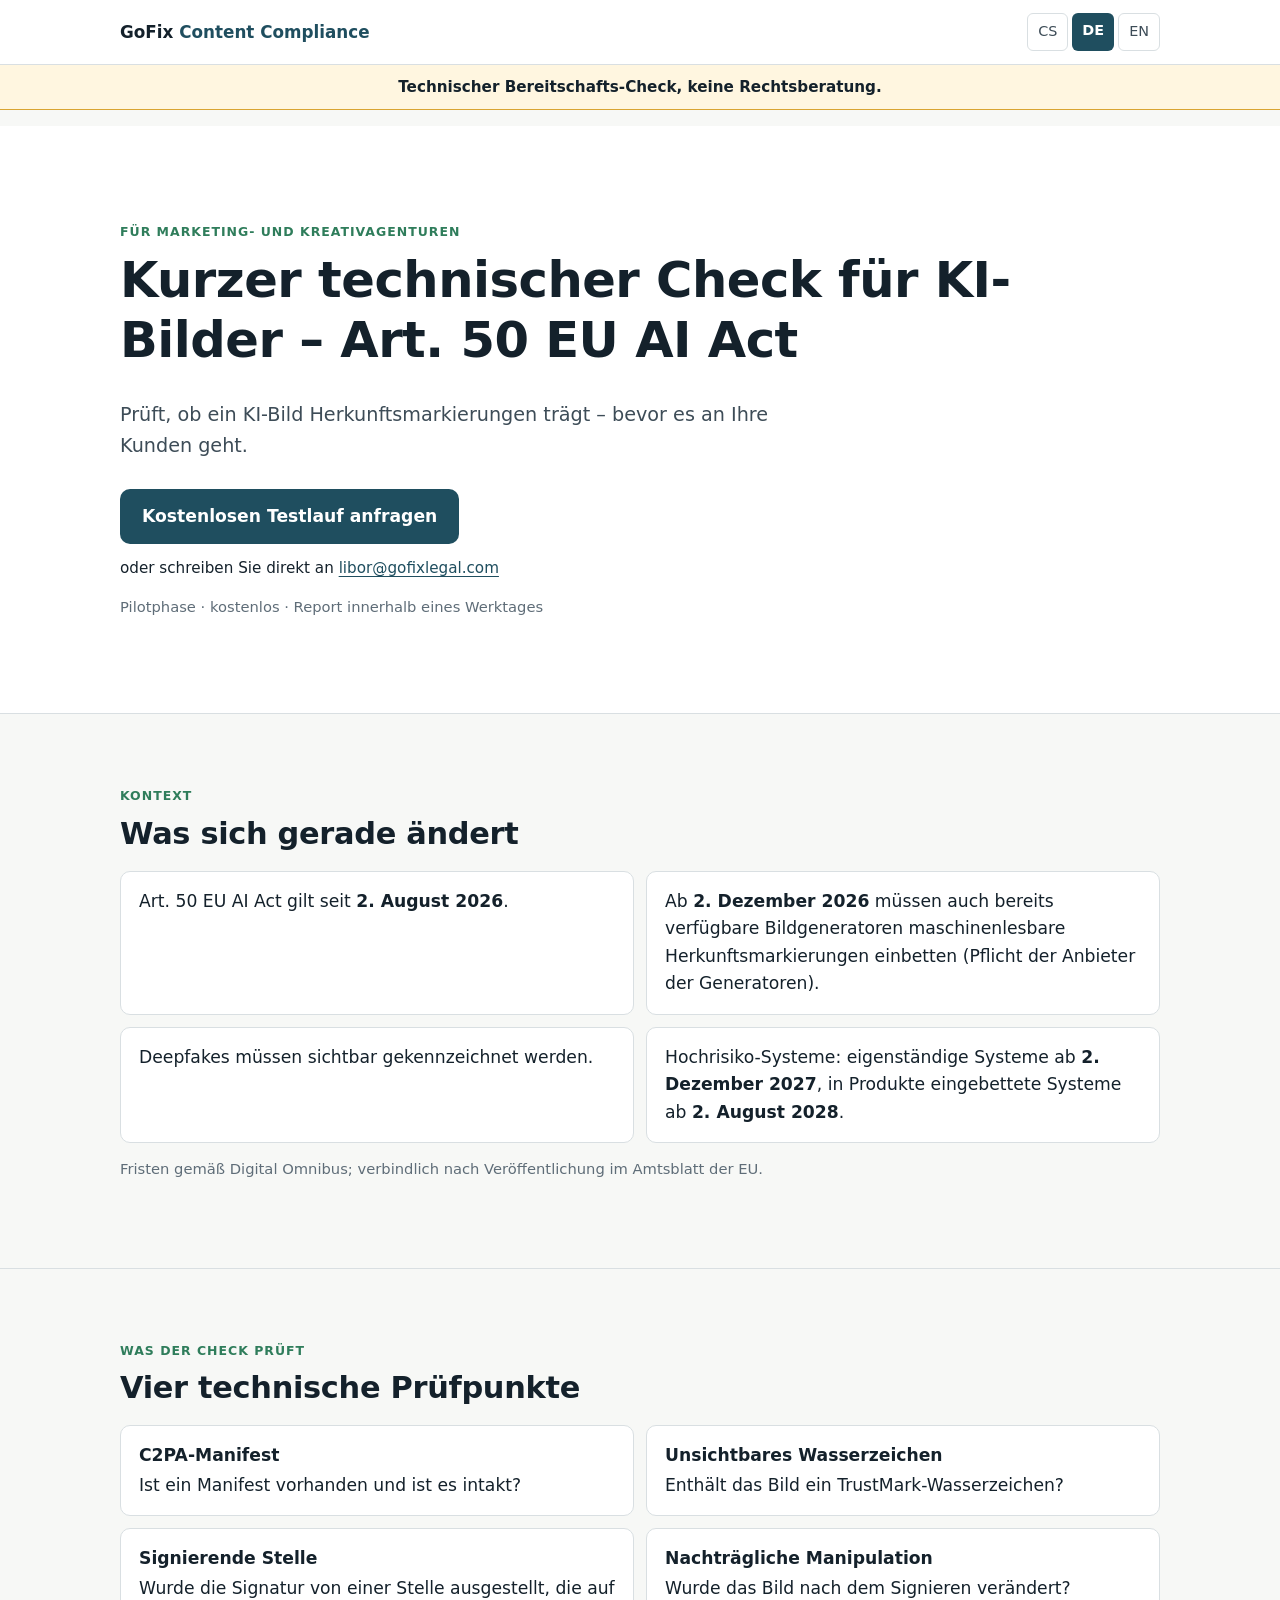
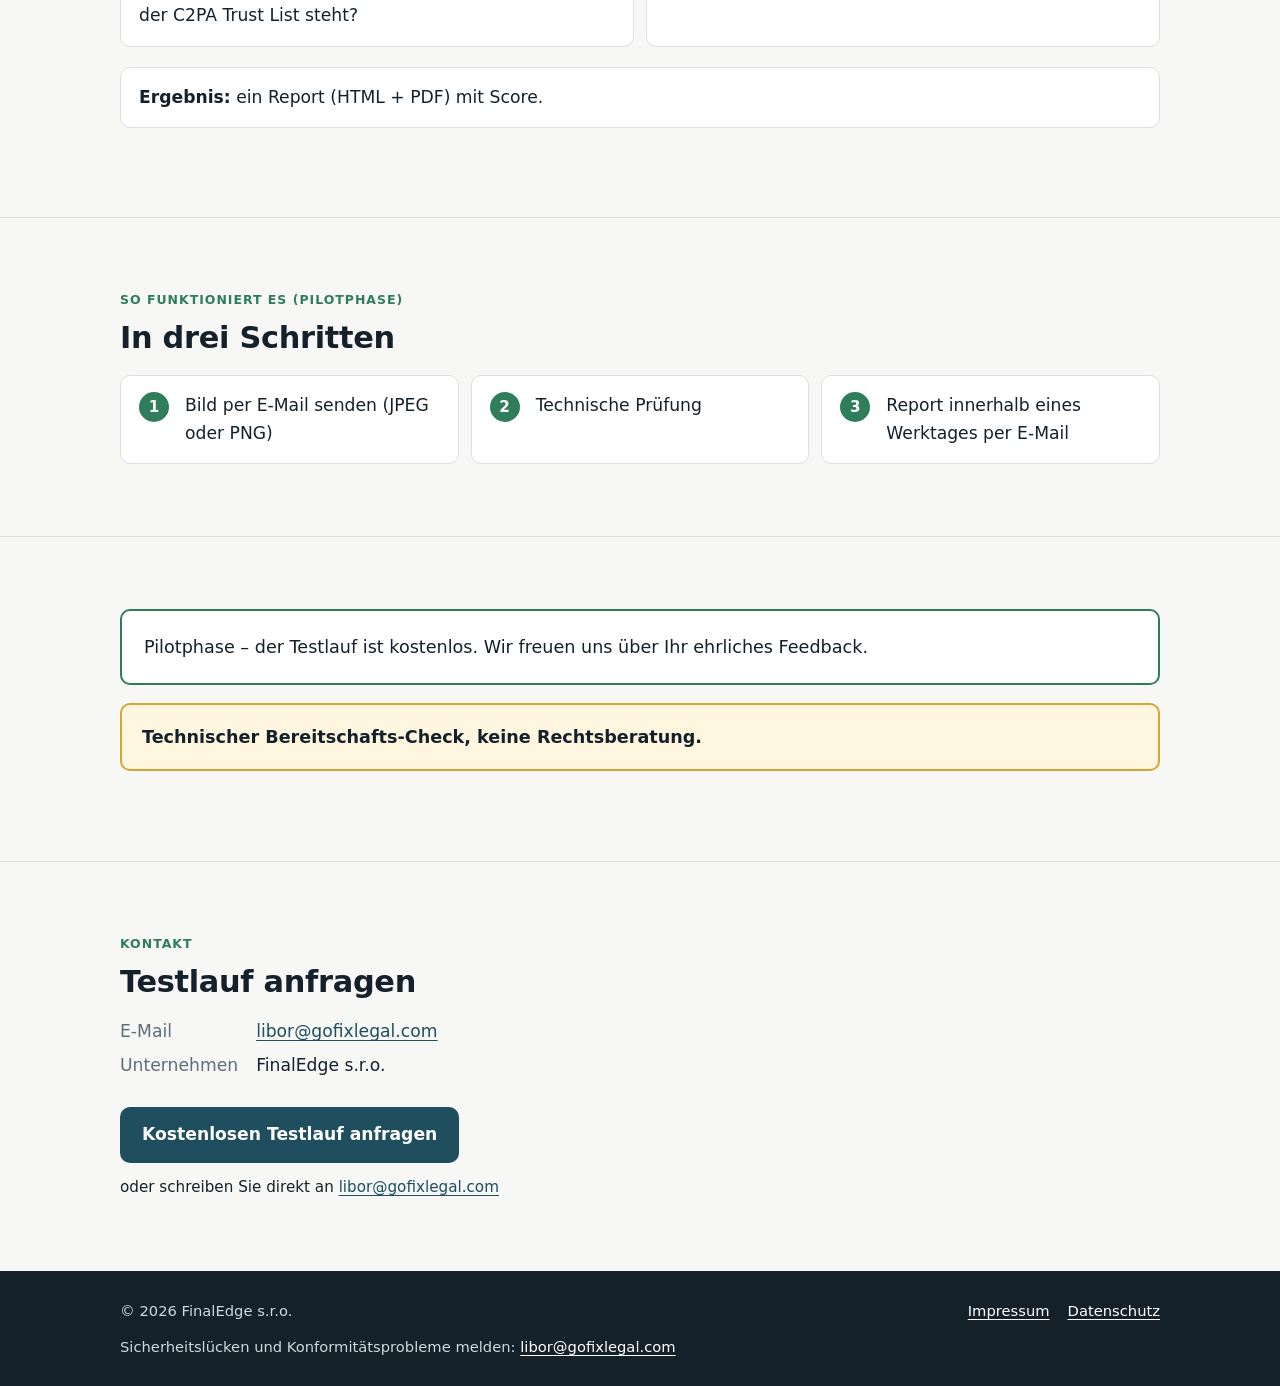
<file: index.html>
<!doctype html>
<html lang="de">
<head>
<meta charset="utf-8">
<meta name="viewport" content="width=device-width, initial-scale=1">
<title>GoFix Content Compliance – Technischer Check für KI-Bilder (Art. 50 EU AI Act)</title>
<meta name="description" content="Kurzer technischer Check für KI-Bilder: prüft C2PA-Manifest, unsichtbares Wasserzeichen und Manipulationen – bevor das Bild an Ihre Kunden geht. Technischer Bereitschafts-Check, keine Rechtsberatung.">
<link rel="alternate" hreflang="de" href="https://gofixlegal.com/">
<link rel="alternate" hreflang="en" href="https://gofixlegal.com/en/">
<link rel="alternate" hreflang="cs" href="https://gofixlegal.com/cs/">
<link rel="stylesheet" href="/assets/styles.css">
</head>
<body>
<a class="skip" href="#main">Zum Inhalt springen</a>
<header class="site-header">
  <div class="wrap">
    <a class="logo" href="/">GoFix <span>Content Compliance</span></a>
    <nav class="lang" aria-label="Sprache"><a href="/cs/" hreflang="cs" lang="cs">CS</a><strong aria-current="true">DE</strong><a href="/en/" hreflang="en" lang="en">EN</a></nav>
  </div>
</header>
<p class="disclaimer">Technischer Bereitschafts-Check, keine Rechtsberatung.</p>

<main id="main">
  <section class="hero">
    <div class="wrap">
      <p class="eyebrow">Für Marketing- und Kreativagenturen</p>
      <h1>Kurzer technischer Check für KI-Bilder – Art. 50 EU AI Act</h1>
      <p class="lead">Prüft, ob ein KI-Bild Herkunftsmarkierungen trägt – bevor es an Ihre Kunden geht.</p>
      <a class="btn" href="mailto:libor@gofixlegal.com?subject=Testlauf%20KI-Bild-Check">Kostenlosen Testlauf anfragen</a>
      <p class="cta-mail">oder schreiben Sie direkt an <a href="mailto:libor@gofixlegal.com">libor@gofixlegal.com</a></p>
      <p class="hero-note">Pilotphase · kostenlos · Report innerhalb eines Werktages</p>
    </div>
  </section>

  <section id="kontext">
    <div class="wrap">
      <p class="eyebrow">Kontext</p>
      <h2>Was sich gerade ändert</h2>
      <ul class="facts">
        <li>Art. 50 EU AI Act gilt seit <time datetime="2026-08-02">2. August 2026</time>.</li>
        <li>Ab <time datetime="2026-12-02">2. Dezember 2026</time> müssen auch bereits verfügbare Bildgeneratoren maschinenlesbare Herkunftsmarkierungen einbetten (Pflicht der Anbieter der Generatoren).</li>
        <li>Deepfakes müssen sichtbar gekennzeichnet werden.</li>
        <li>Hochrisiko-Systeme: eigenständige Systeme ab <time datetime="2027-12-02">2. Dezember 2027</time>, in Produkte eingebettete Systeme ab <time datetime="2028-08-02">2. August 2028</time>.</li>
      </ul>
      <p class="facts-note">Fristen gemäß Digital Omnibus; verbindlich nach Veröffentlichung im Amtsblatt der EU.</p>
    </div>
  </section>

  <section id="pruefung">
    <div class="wrap">
      <p class="eyebrow">Was der Check prüft</p>
      <h2>Vier technische Prüfpunkte</h2>
      <ul class="checks">
        <li><strong>C2PA-Manifest</strong>Ist ein Manifest vorhanden und ist es intakt?</li>
        <li><strong>Unsichtbares Wasserzeichen</strong>Enthält das Bild ein TrustMark-Wasserzeichen?</li>
        <li><strong>Signierende Stelle</strong>Wurde die Signatur von einer Stelle ausgestellt, die auf der C2PA Trust List steht?</li>
        <li><strong>Nachträgliche Manipulation</strong>Wurde das Bild nach dem Signieren verändert?</li>
      </ul>
      <p class="output"><strong>Ergebnis:</strong> ein Report (HTML + PDF) mit Score.</p>
    </div>
  </section>

  <section id="ablauf">
    <div class="wrap">
      <p class="eyebrow">So funktioniert es (Pilotphase)</p>
      <h2>In drei Schritten</h2>
      <ol class="steps">
        <li>Bild per E-Mail senden (JPEG oder PNG)</li>
        <li>Technische Prüfung</li>
        <li>Report innerhalb eines Werktages per E-Mail</li>
      </ol>
    </div>
  </section>

  <section id="pilot">
    <div class="wrap">
      <p class="pilot">Pilotphase – der Testlauf ist kostenlos. Wir freuen uns über Ihr ehrliches Feedback.</p>
      <p class="legal-box">Technischer Bereitschafts-Check, keine Rechtsberatung.</p>
    </div>
  </section>

  <section id="kontakt" class="contact">
    <div class="wrap">
      <p class="eyebrow">Kontakt</p>
      <h2>Testlauf anfragen</h2>
      <dl>
        <dt>E-Mail</dt><dd><a href="mailto:libor@gofixlegal.com">libor@gofixlegal.com</a></dd>
        <dt>Unternehmen</dt><dd>FinalEdge s.r.o.</dd>
      </dl>
      <a class="btn" href="mailto:libor@gofixlegal.com?subject=Testlauf%20KI-Bild-Check">Kostenlosen Testlauf anfragen</a>
      <p class="cta-mail">oder schreiben Sie direkt an <a href="mailto:libor@gofixlegal.com">libor@gofixlegal.com</a></p>
    </div>
  </section>
</main>

<footer class="site-footer">
  <div class="wrap">
    <span>© 2026 FinalEdge s.r.o.</span>
    <nav aria-label="Rechtliches"><a href="/impressum.html">Impressum</a><a href="/datenschutz.html">Datenschutz</a></nav>
    <p class="security-contact">Sicherheitslücken und Konformitätsprobleme melden: <a href="mailto:libor@gofixlegal.com">libor@gofixlegal.com</a></p>
  </div>
</footer>
</body>
</html>
</file>
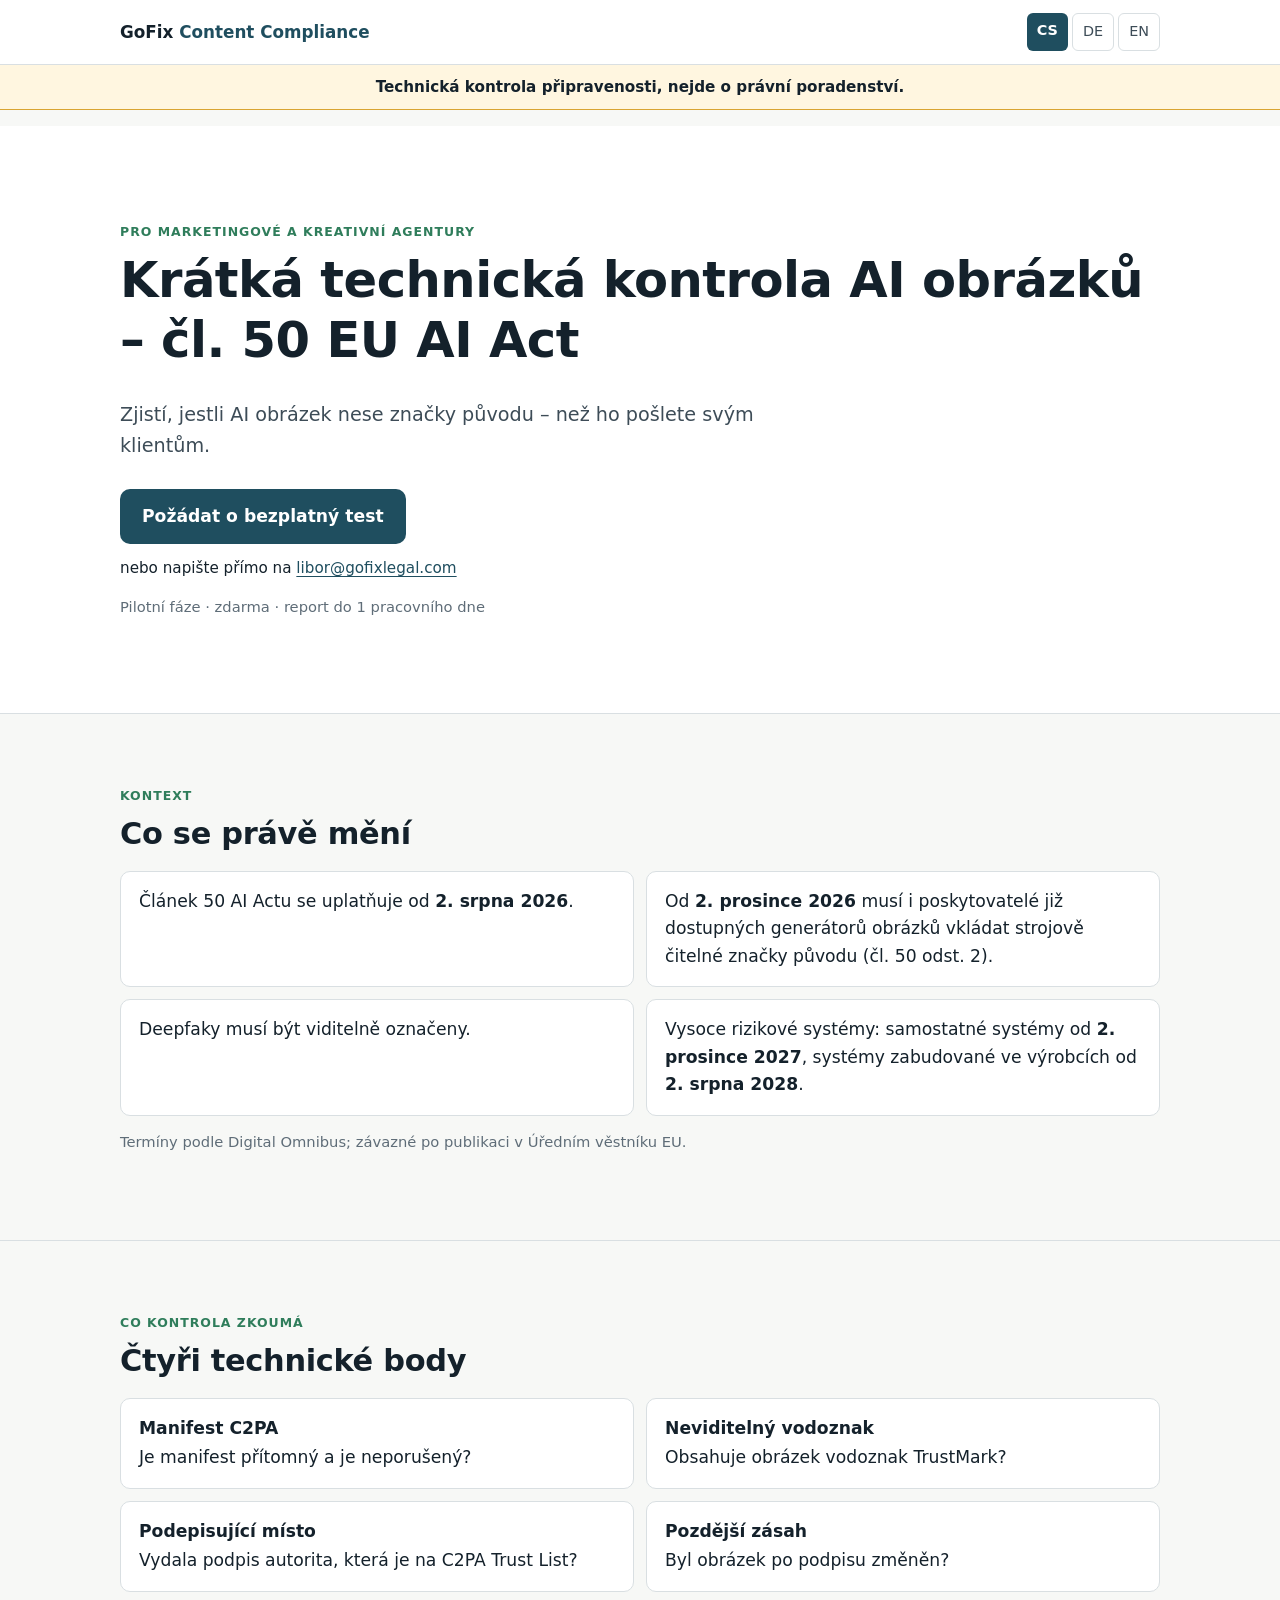
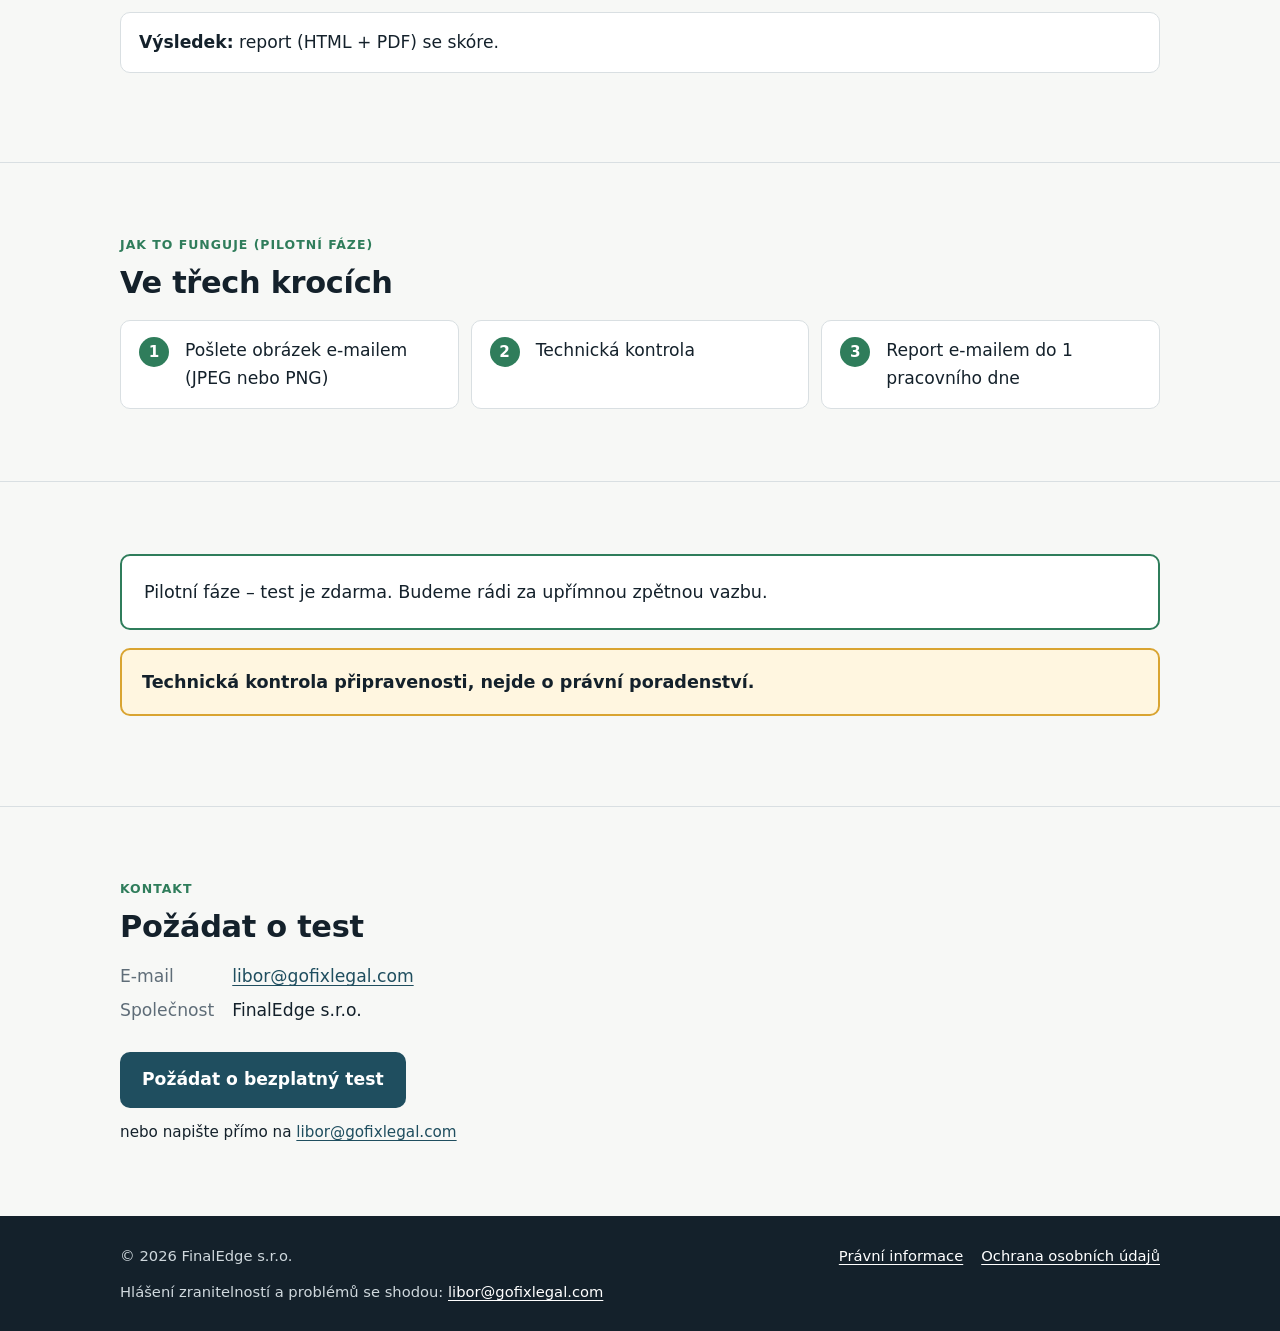
<file: cs/index.html>
<!doctype html>
<html lang="cs">
<head>
<meta charset="utf-8">
<meta name="viewport" content="width=device-width, initial-scale=1">
<title>GoFix Content Compliance – Technická kontrola AI obrázků (čl. 50 EU AI Act)</title>
<meta name="description" content="Krátká technická kontrola AI obrázků: manifest C2PA, neviditelný vodoznak a zásah do souboru – než obrázek odejde k vašim klientům. Technická kontrola připravenosti, nejde o právní poradenství.">
<link rel="alternate" hreflang="de" href="https://gofixlegal.com/">
<link rel="alternate" hreflang="en" href="https://gofixlegal.com/en/">
<link rel="alternate" hreflang="cs" href="https://gofixlegal.com/cs/">
<link rel="stylesheet" href="/assets/styles.css">
</head>
<body>
<a class="skip" href="#main">Přeskočit na obsah</a>
<header class="site-header">
  <div class="wrap">
    <a class="logo" href="/cs/">GoFix <span>Content Compliance</span></a>
    <nav class="lang" aria-label="Jazyk"><strong aria-current="true">CS</strong><a href="/" hreflang="de" lang="de">DE</a><a href="/en/" hreflang="en" lang="en">EN</a></nav>
  </div>
</header>
<p class="disclaimer">Technická kontrola připravenosti, nejde o právní poradenství.</p>

<main id="main">
  <section class="hero">
    <div class="wrap">
      <p class="eyebrow">Pro marketingové a kreativní agentury</p>
      <h1>Krátká technická kontrola AI obrázků – čl. 50 EU AI Act</h1>
      <p class="lead">Zjistí, jestli AI obrázek nese značky původu – než ho pošlete svým klientům.</p>
      <a class="btn" href="mailto:libor@gofixlegal.com?subject=Test%20AI%20obr%C3%A1zku">Požádat o bezplatný test</a>
      <p class="cta-mail">nebo napište přímo na <a href="mailto:libor@gofixlegal.com">libor@gofixlegal.com</a></p>
      <p class="hero-note">Pilotní fáze · zdarma · report do 1 pracovního dne</p>
    </div>
  </section>

  <section id="kontext">
    <div class="wrap">
      <p class="eyebrow">Kontext</p>
      <h2>Co se právě mění</h2>
      <ul class="facts">
        <li>Článek 50 AI Actu se uplatňuje od <time datetime="2026-08-02">2. srpna 2026</time>.</li>
        <li>Od <time datetime="2026-12-02">2. prosince 2026</time> musí i poskytovatelé již dostupných generátorů obrázků vkládat strojově čitelné značky původu (čl. 50 odst. 2).</li>
        <li>Deepfaky musí být viditelně označeny.</li>
        <li>Vysoce rizikové systémy: samostatné systémy od <time datetime="2027-12-02">2. prosince 2027</time>, systémy zabudované ve výrobcích od <time datetime="2028-08-02">2. srpna 2028</time>.</li>
      </ul>
      <p class="facts-note">Termíny podle Digital Omnibus; závazné po publikaci v Úředním věstníku EU.</p>
    </div>
  </section>

  <section id="kontrola">
    <div class="wrap">
      <p class="eyebrow">Co kontrola zkoumá</p>
      <h2>Čtyři technické body</h2>
      <ul class="checks">
        <li><strong>Manifest C2PA</strong>Je manifest přítomný a je neporušený?</li>
        <li><strong>Neviditelný vodoznak</strong>Obsahuje obrázek vodoznak TrustMark?</li>
        <li><strong>Podepisující místo</strong>Vydala podpis autorita, která je na C2PA Trust List?</li>
        <li><strong>Pozdější zásah</strong>Byl obrázek po podpisu změněn?</li>
      </ul>
      <p class="output"><strong>Výsledek:</strong> report (HTML + PDF) se skóre.</p>
    </div>
  </section>

  <section id="postup">
    <div class="wrap">
      <p class="eyebrow">Jak to funguje (pilotní fáze)</p>
      <h2>Ve třech krocích</h2>
      <ol class="steps">
        <li>Pošlete obrázek e-mailem (JPEG nebo PNG)</li>
        <li>Technická kontrola</li>
        <li>Report e-mailem do 1 pracovního dne</li>
      </ol>
    </div>
  </section>

  <section id="pilot">
    <div class="wrap">
      <p class="pilot">Pilotní fáze – test je zdarma. Budeme rádi za upřímnou zpětnou vazbu.</p>
      <p class="legal-box">Technická kontrola připravenosti, nejde o právní poradenství.</p>
    </div>
  </section>

  <section id="kontakt" class="contact">
    <div class="wrap">
      <p class="eyebrow">Kontakt</p>
      <h2>Požádat o test</h2>
      <dl>
        <dt>E-mail</dt><dd><a href="mailto:libor@gofixlegal.com">libor@gofixlegal.com</a></dd>
        <dt>Společnost</dt><dd>FinalEdge s.r.o.</dd>
      </dl>
      <a class="btn" href="mailto:libor@gofixlegal.com?subject=Test%20AI%20obr%C3%A1zku">Požádat o bezplatný test</a>
      <p class="cta-mail">nebo napište přímo na <a href="mailto:libor@gofixlegal.com">libor@gofixlegal.com</a></p>
    </div>
  </section>
</main>

<footer class="site-footer">
  <div class="wrap">
    <span>© 2026 FinalEdge s.r.o.</span>
    <nav aria-label="Právní"><a href="/cs/impressum.html">Právní informace</a><a href="/cs/datenschutz.html">Ochrana osobních údajů</a></nav>
    <p class="security-contact">Hlášení zranitelností a problémů se shodou: <a href="mailto:libor@gofixlegal.com">libor@gofixlegal.com</a></p>
  </div>
</footer>
</body>
</html>
</file>
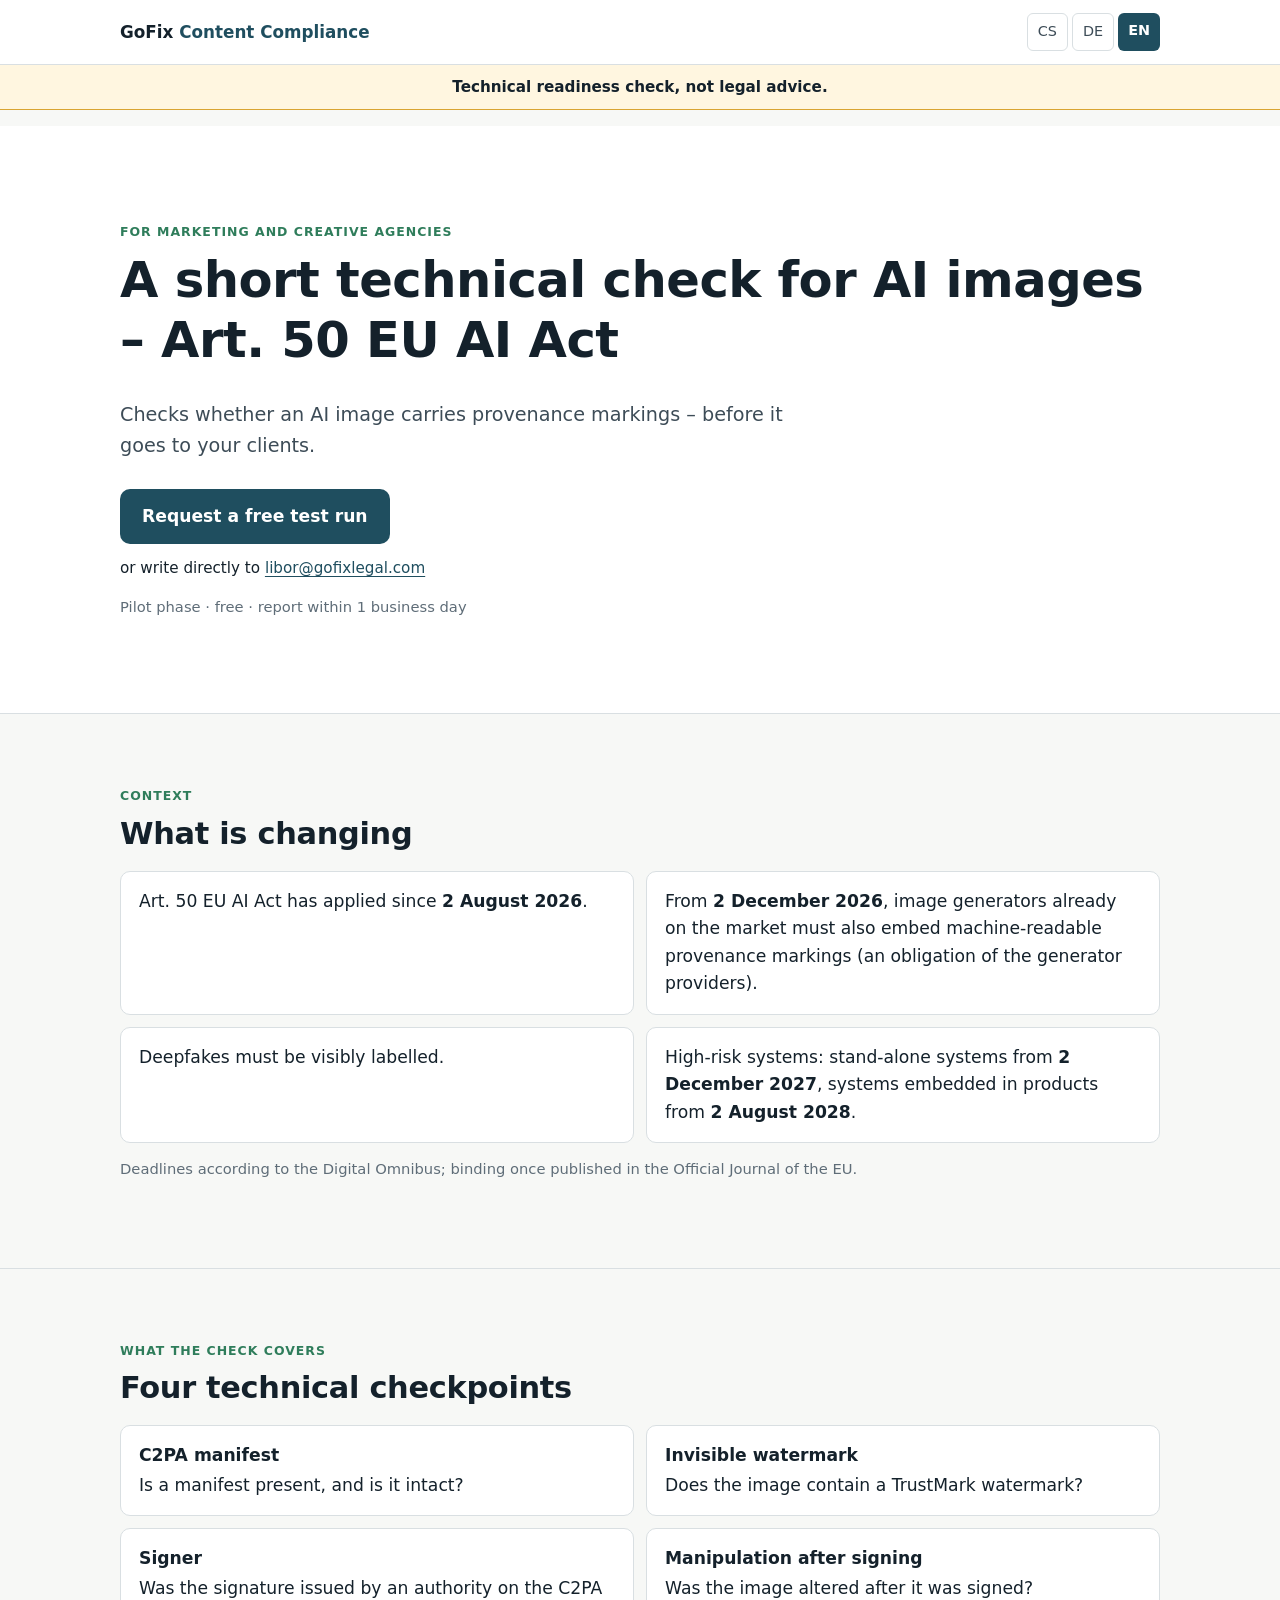
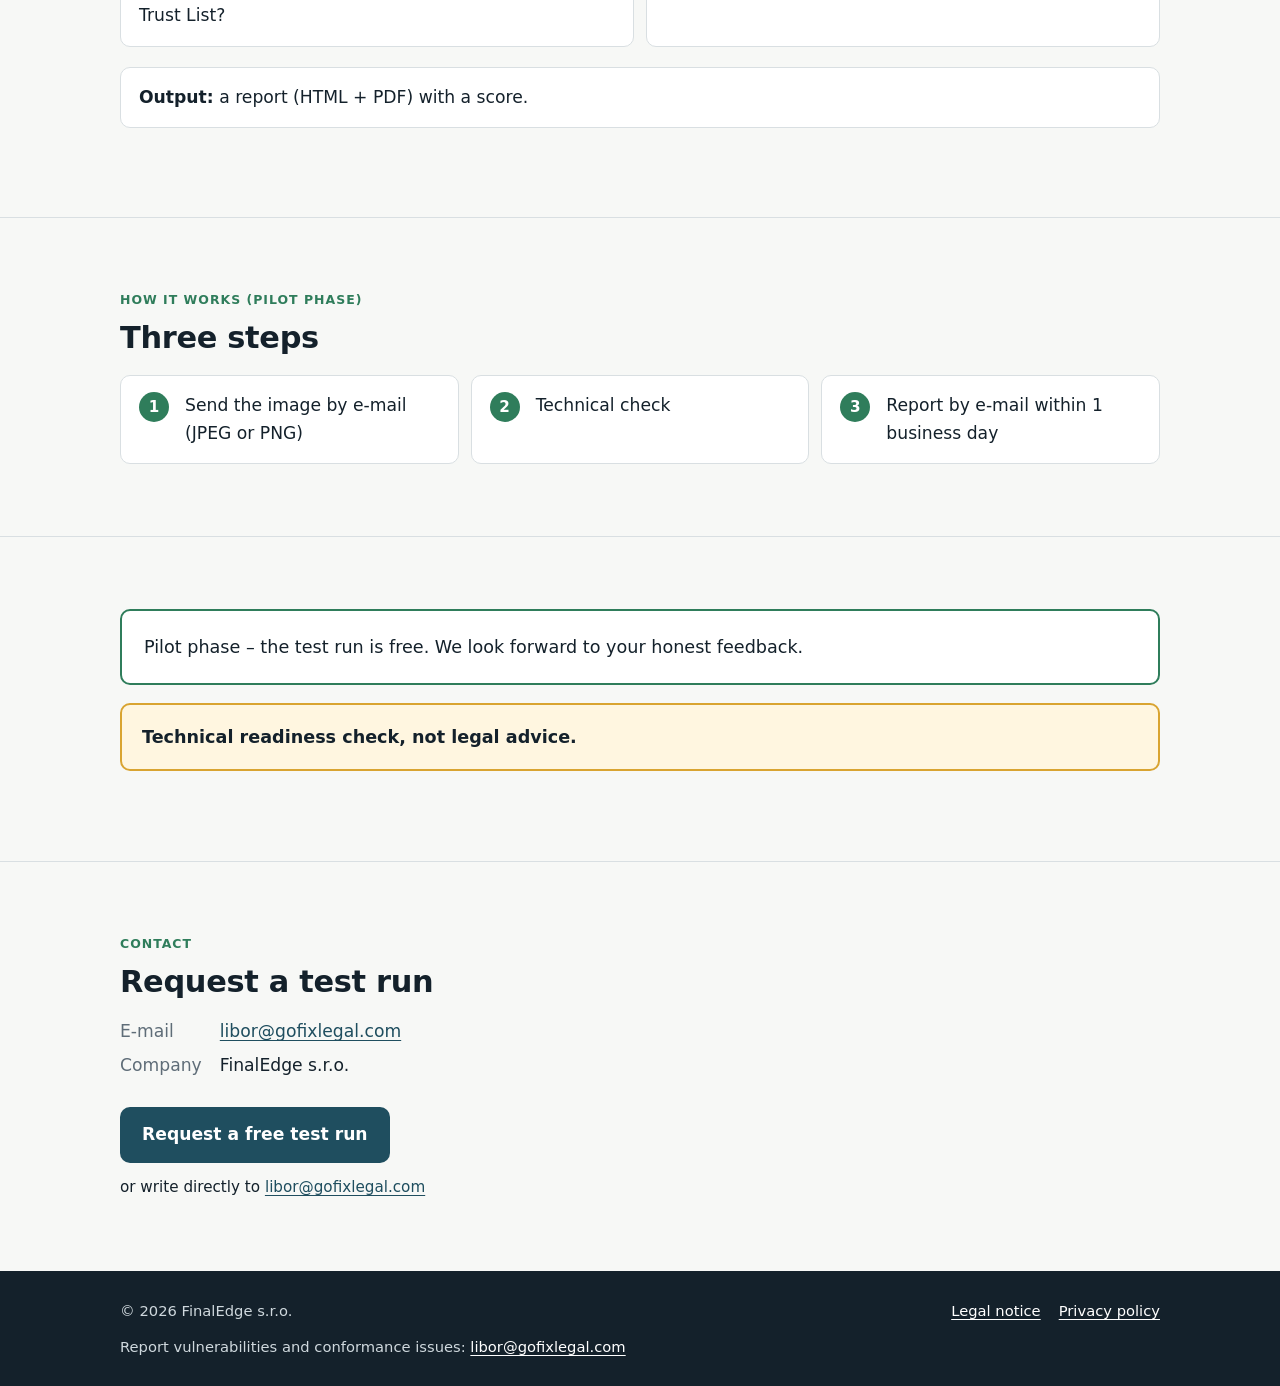
<file: en/index.html>
<!doctype html>
<html lang="en">
<head>
<meta charset="utf-8">
<meta name="viewport" content="width=device-width, initial-scale=1">
<title>GoFix Content Compliance – Technical check for AI images (Art. 50 EU AI Act)</title>
<meta name="description" content="A short technical check for AI images: C2PA manifest, invisible watermark and manipulation – before the image goes to your clients. Technical readiness check, not legal advice.">
<link rel="alternate" hreflang="de" href="https://gofixlegal.com/">
<link rel="alternate" hreflang="en" href="https://gofixlegal.com/en/">
<link rel="alternate" hreflang="cs" href="https://gofixlegal.com/cs/">
<link rel="stylesheet" href="/assets/styles.css">
</head>
<body>
<a class="skip" href="#main">Skip to content</a>
<header class="site-header">
  <div class="wrap">
    <a class="logo" href="/en/">GoFix <span>Content Compliance</span></a>
    <nav class="lang" aria-label="Language"><a href="/cs/" hreflang="cs" lang="cs">CS</a><a href="/" hreflang="de" lang="de">DE</a><strong aria-current="true">EN</strong></nav>
  </div>
</header>
<p class="disclaimer">Technical readiness check, not legal advice.</p>

<main id="main">
  <section class="hero">
    <div class="wrap">
      <p class="eyebrow">For marketing and creative agencies</p>
      <h1>A short technical check for AI images – Art. 50 EU AI Act</h1>
      <p class="lead">Checks whether an AI image carries provenance markings – before it goes to your clients.</p>
      <a class="btn" href="mailto:libor@gofixlegal.com?subject=Testlauf%20KI-Bild-Check">Request a free test run</a>
      <p class="cta-mail">or write directly to <a href="mailto:libor@gofixlegal.com">libor@gofixlegal.com</a></p>
      <p class="hero-note">Pilot phase · free · report within 1 business day</p>
    </div>
  </section>

  <section id="context">
    <div class="wrap">
      <p class="eyebrow">Context</p>
      <h2>What is changing</h2>
      <ul class="facts">
        <li>Art. 50 EU AI Act has applied since <time datetime="2026-08-02">2 August 2026</time>.</li>
        <li>From <time datetime="2026-12-02">2 December 2026</time>, image generators already on the market must also embed machine-readable provenance markings (an obligation of the generator providers).</li>
        <li>Deepfakes must be visibly labelled.</li>
        <li>High-risk systems: stand-alone systems from <time datetime="2027-12-02">2 December 2027</time>, systems embedded in products from <time datetime="2028-08-02">2 August 2028</time>.</li>
      </ul>
      <p class="facts-note">Deadlines according to the Digital Omnibus; binding once published in the Official Journal of the EU.</p>
    </div>
  </section>

  <section id="check">
    <div class="wrap">
      <p class="eyebrow">What the check covers</p>
      <h2>Four technical checkpoints</h2>
      <ul class="checks">
        <li><strong>C2PA manifest</strong>Is a manifest present, and is it intact?</li>
        <li><strong>Invisible watermark</strong>Does the image contain a TrustMark watermark?</li>
        <li><strong>Signer</strong>Was the signature issued by an authority on the C2PA Trust List?</li>
        <li><strong>Manipulation after signing</strong>Was the image altered after it was signed?</li>
      </ul>
      <p class="output"><strong>Output:</strong> a report (HTML + PDF) with a score.</p>
    </div>
  </section>

  <section id="how">
    <div class="wrap">
      <p class="eyebrow">How it works (pilot phase)</p>
      <h2>Three steps</h2>
      <ol class="steps">
        <li>Send the image by e-mail (JPEG or PNG)</li>
        <li>Technical check</li>
        <li>Report by e-mail within 1 business day</li>
      </ol>
    </div>
  </section>

  <section id="pilot">
    <div class="wrap">
      <p class="pilot">Pilot phase – the test run is free. We look forward to your honest feedback.</p>
      <p class="legal-box">Technical readiness check, not legal advice.</p>
    </div>
  </section>

  <section id="contact" class="contact">
    <div class="wrap">
      <p class="eyebrow">Contact</p>
      <h2>Request a test run</h2>
      <dl>
        <dt>E-mail</dt><dd><a href="mailto:libor@gofixlegal.com">libor@gofixlegal.com</a></dd>
        <dt>Company</dt><dd>FinalEdge s.r.o.</dd>
      </dl>
      <a class="btn" href="mailto:libor@gofixlegal.com?subject=Testlauf%20KI-Bild-Check">Request a free test run</a>
      <p class="cta-mail">or write directly to <a href="mailto:libor@gofixlegal.com">libor@gofixlegal.com</a></p>
    </div>
  </section>
</main>

<footer class="site-footer">
  <div class="wrap">
    <span>© 2026 FinalEdge s.r.o.</span>
    <nav aria-label="Legal"><a href="/en/legal-notice.html">Legal notice</a><a href="/en/privacy.html">Privacy policy</a></nav>
    <p class="security-contact">Report vulnerabilities and conformance issues: <a href="mailto:libor@gofixlegal.com">libor@gofixlegal.com</a></p>
  </div>
</footer>
</body>
</html>
</file>
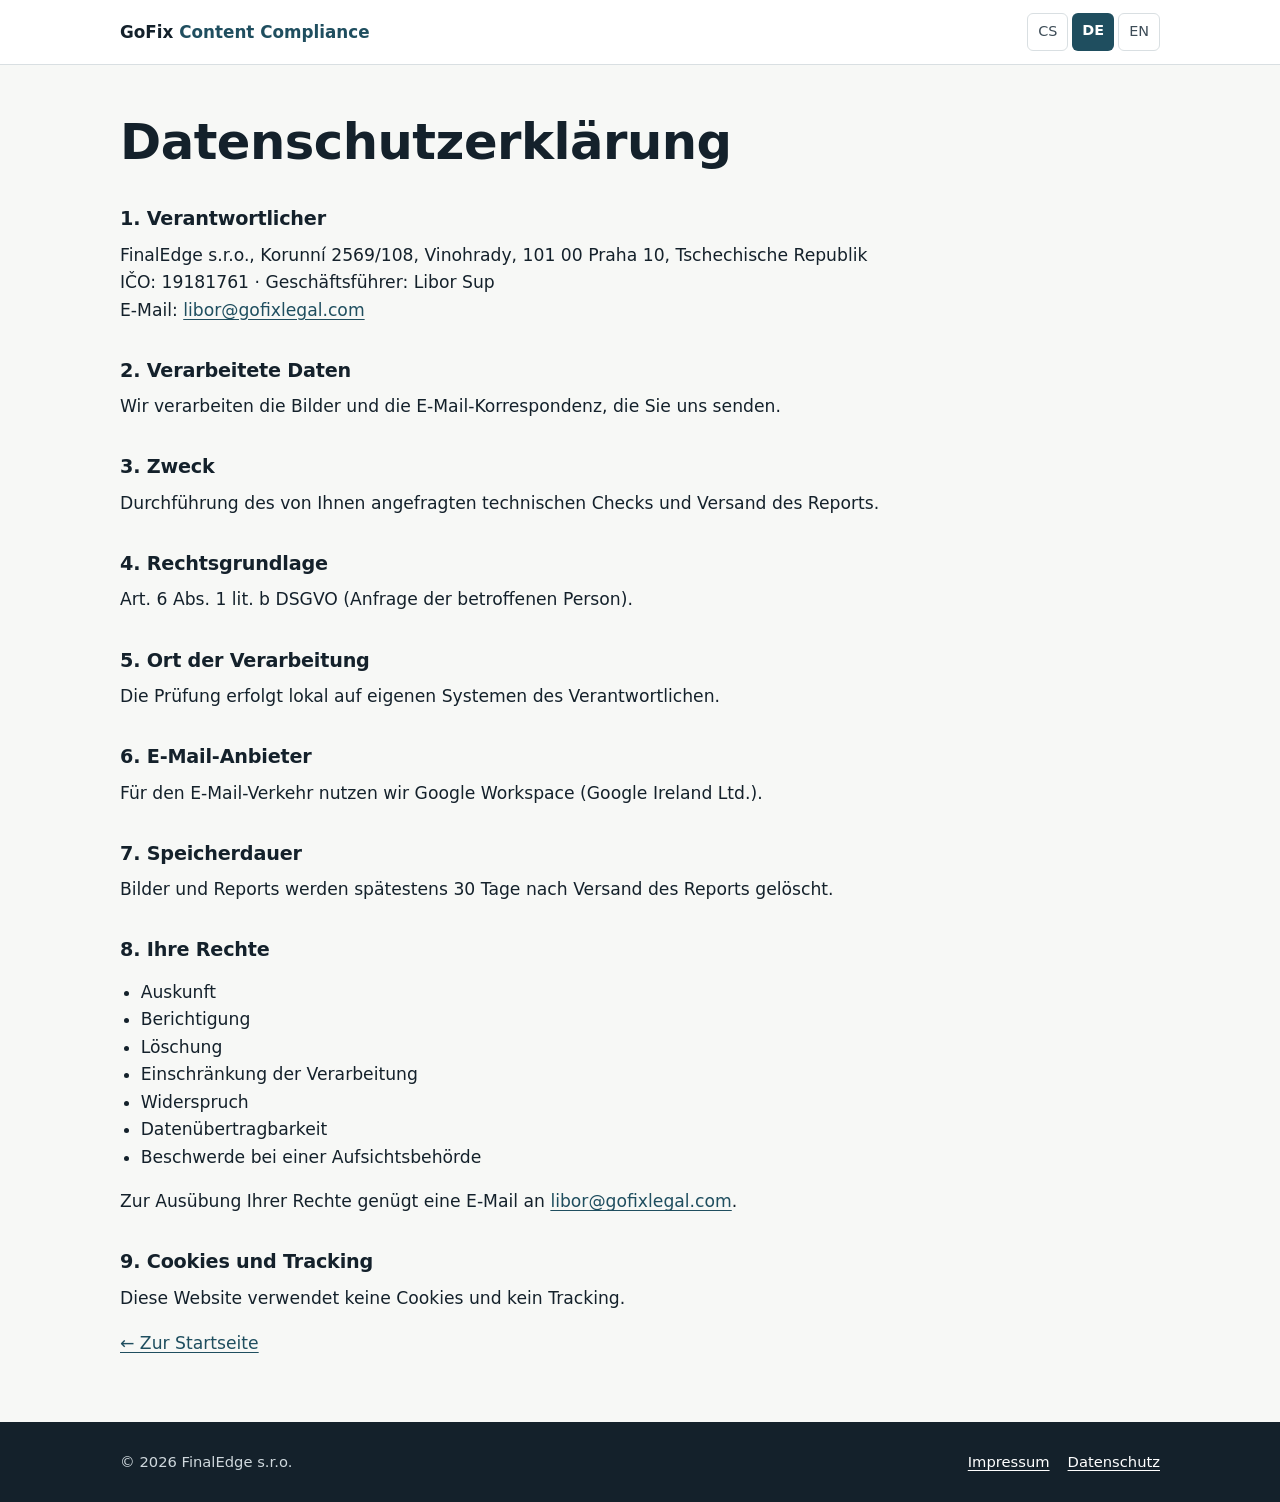
<file: datenschutz.html>
<!doctype html>
<html lang="de">
<head>
<meta charset="utf-8">
<meta name="viewport" content="width=device-width, initial-scale=1">
<title>Datenschutzerklärung – GoFix Content Compliance</title>
<link rel="alternate" hreflang="de" href="https://gofixlegal.com/datenschutz.html">
<link rel="alternate" hreflang="en" href="https://gofixlegal.com/en/privacy.html">
<link rel="alternate" hreflang="cs" href="https://gofixlegal.com/cs/datenschutz.html">
<link rel="stylesheet" href="/assets/styles.css">
</head>
<body>
<header class="site-header">
  <div class="wrap">
    <a class="logo" href="/">GoFix <span>Content Compliance</span></a>
    <nav class="lang" aria-label="Sprache"><a href="/cs/datenschutz.html" hreflang="cs" lang="cs">CS</a><strong aria-current="true">DE</strong><a href="/en/privacy.html" hreflang="en" lang="en">EN</a></nav>
  </div>
</header>
<main class="legal">
  <div class="wrap">
    <h1>Datenschutzerklärung</h1>

    <h2>1. Verantwortlicher</h2>
    <p>FinalEdge s.r.o., Korunní 2569/108, Vinohrady, 101 00 Praha 10, Tschechische Republik<br>
    IČO: 19181761 · Geschäftsführer: Libor Sup<br>
    E-Mail: <a href="mailto:libor@gofixlegal.com">libor@gofixlegal.com</a></p>

    <h2>2. Verarbeitete Daten</h2>
    <p>Wir verarbeiten die Bilder und die E-Mail-Korrespondenz, die Sie uns senden.</p>

    <h2>3. Zweck</h2>
    <p>Durchführung des von Ihnen angefragten technischen Checks und Versand des Reports.</p>

    <h2>4. Rechtsgrundlage</h2>
    <p>Art. 6 Abs. 1 lit. b DSGVO (Anfrage der betroffenen Person).</p>

    <h2>5. Ort der Verarbeitung</h2>
    <p>Die Prüfung erfolgt lokal auf eigenen Systemen des Verantwortlichen.</p>

    <h2>6. E-Mail-Anbieter</h2>
    <p>Für den E-Mail-Verkehr nutzen wir Google Workspace (Google Ireland Ltd.).</p>

    <h2>7. Speicherdauer</h2>
    <p>Bilder und Reports werden spätestens 30 Tage nach Versand des Reports gelöscht.</p>

    <h2>8. Ihre Rechte</h2>
    <ul>
      <li>Auskunft</li>
      <li>Berichtigung</li>
      <li>Löschung</li>
      <li>Einschränkung der Verarbeitung</li>
      <li>Widerspruch</li>
      <li>Datenübertragbarkeit</li>
      <li>Beschwerde bei einer Aufsichtsbehörde</li>
    </ul>
    <p>Zur Ausübung Ihrer Rechte genügt eine E-Mail an <a href="mailto:libor@gofixlegal.com">libor@gofixlegal.com</a>.</p>

    <h2>9. Cookies und Tracking</h2>
    <p>Diese Website verwendet keine Cookies und kein Tracking.</p>

    <p><a href="/">← Zur Startseite</a></p>
  </div>
</main>
<footer class="site-footer">
  <div class="wrap">
    <span>© 2026 FinalEdge s.r.o.</span>
    <nav aria-label="Rechtliches"><a href="/impressum.html">Impressum</a><a href="/datenschutz.html" aria-current="page">Datenschutz</a></nav>
  </div>
</footer>
</body>
</html>
</file>
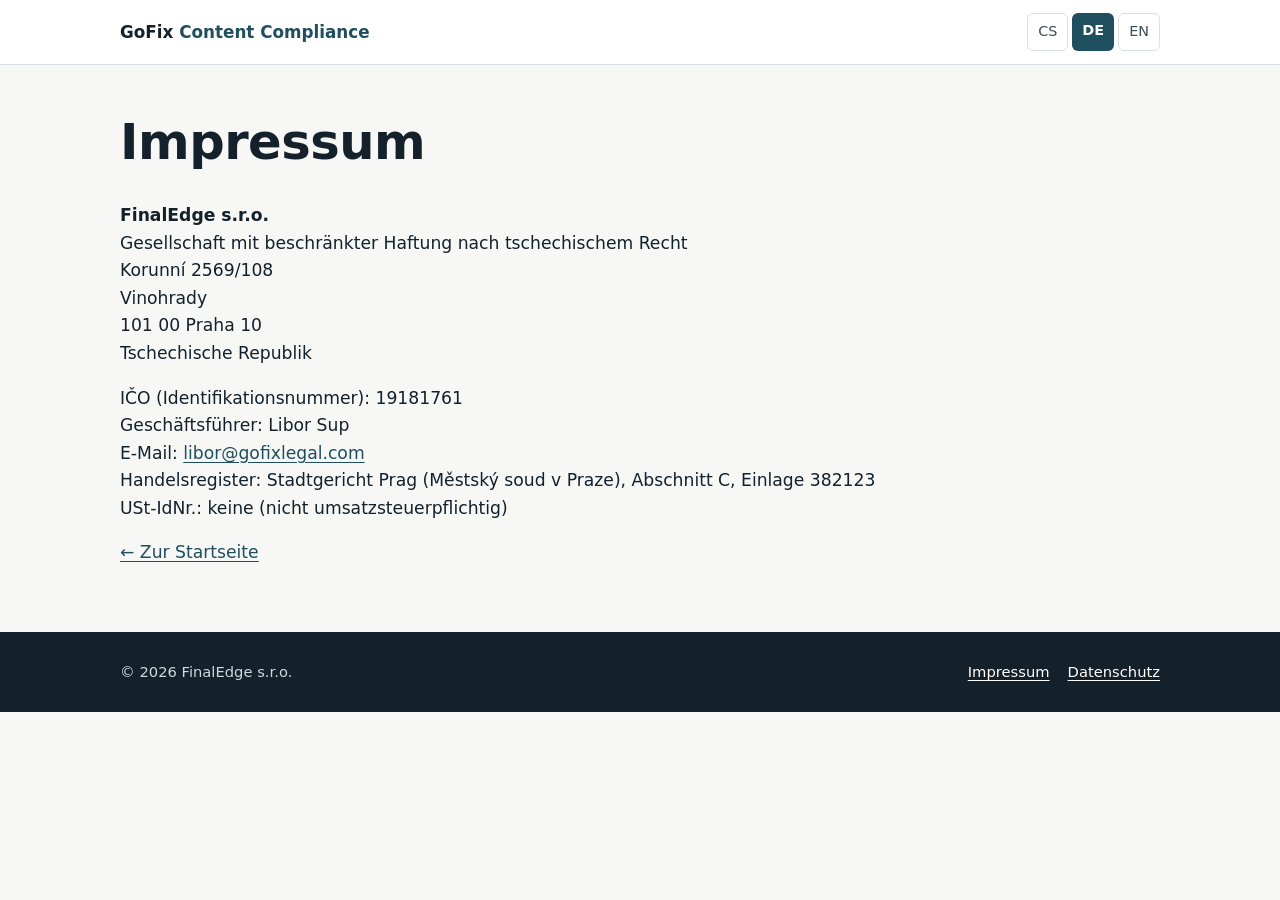
<file: impressum.html>
<!doctype html>
<html lang="de">
<head>
<meta charset="utf-8">
<meta name="viewport" content="width=device-width, initial-scale=1">
<title>Impressum – GoFix Content Compliance</title>
<link rel="alternate" hreflang="de" href="https://gofixlegal.com/impressum.html">
<link rel="alternate" hreflang="en" href="https://gofixlegal.com/en/legal-notice.html">
<link rel="alternate" hreflang="cs" href="https://gofixlegal.com/cs/impressum.html">
<link rel="stylesheet" href="/assets/styles.css">
</head>
<body>
<header class="site-header">
  <div class="wrap">
    <a class="logo" href="/">GoFix <span>Content Compliance</span></a>
    <nav class="lang" aria-label="Sprache"><a href="/cs/impressum.html" hreflang="cs" lang="cs">CS</a><strong aria-current="true">DE</strong><a href="/en/legal-notice.html" hreflang="en" lang="en">EN</a></nav>
  </div>
</header>
<main class="legal">
  <div class="wrap">
    <h1>Impressum</h1>
    <p><strong>FinalEdge s.r.o.</strong><br>Gesellschaft mit beschränkter Haftung nach tschechischem Recht<br>Korunní 2569/108<br>Vinohrady<br>101 00 Praha 10<br>Tschechische Republik</p>
    <p>IČO (Identifikationsnummer): 19181761<br>
    Geschäftsführer: Libor Sup<br>
    E-Mail: <a href="mailto:libor@gofixlegal.com">libor@gofixlegal.com</a><br>
    Handelsregister: Stadtgericht Prag (Městský soud v Praze), Abschnitt C, Einlage 382123<br>
    USt-IdNr.: keine (nicht umsatzsteuerpflichtig)</p>
    <p><a href="/">← Zur Startseite</a></p>
  </div>
</main>
<footer class="site-footer">
  <div class="wrap">
    <span>© 2026 FinalEdge s.r.o.</span>
    <nav aria-label="Rechtliches"><a href="/impressum.html" aria-current="page">Impressum</a><a href="/datenschutz.html">Datenschutz</a></nav>
  </div>
</footer>
</body>
</html>
</file>
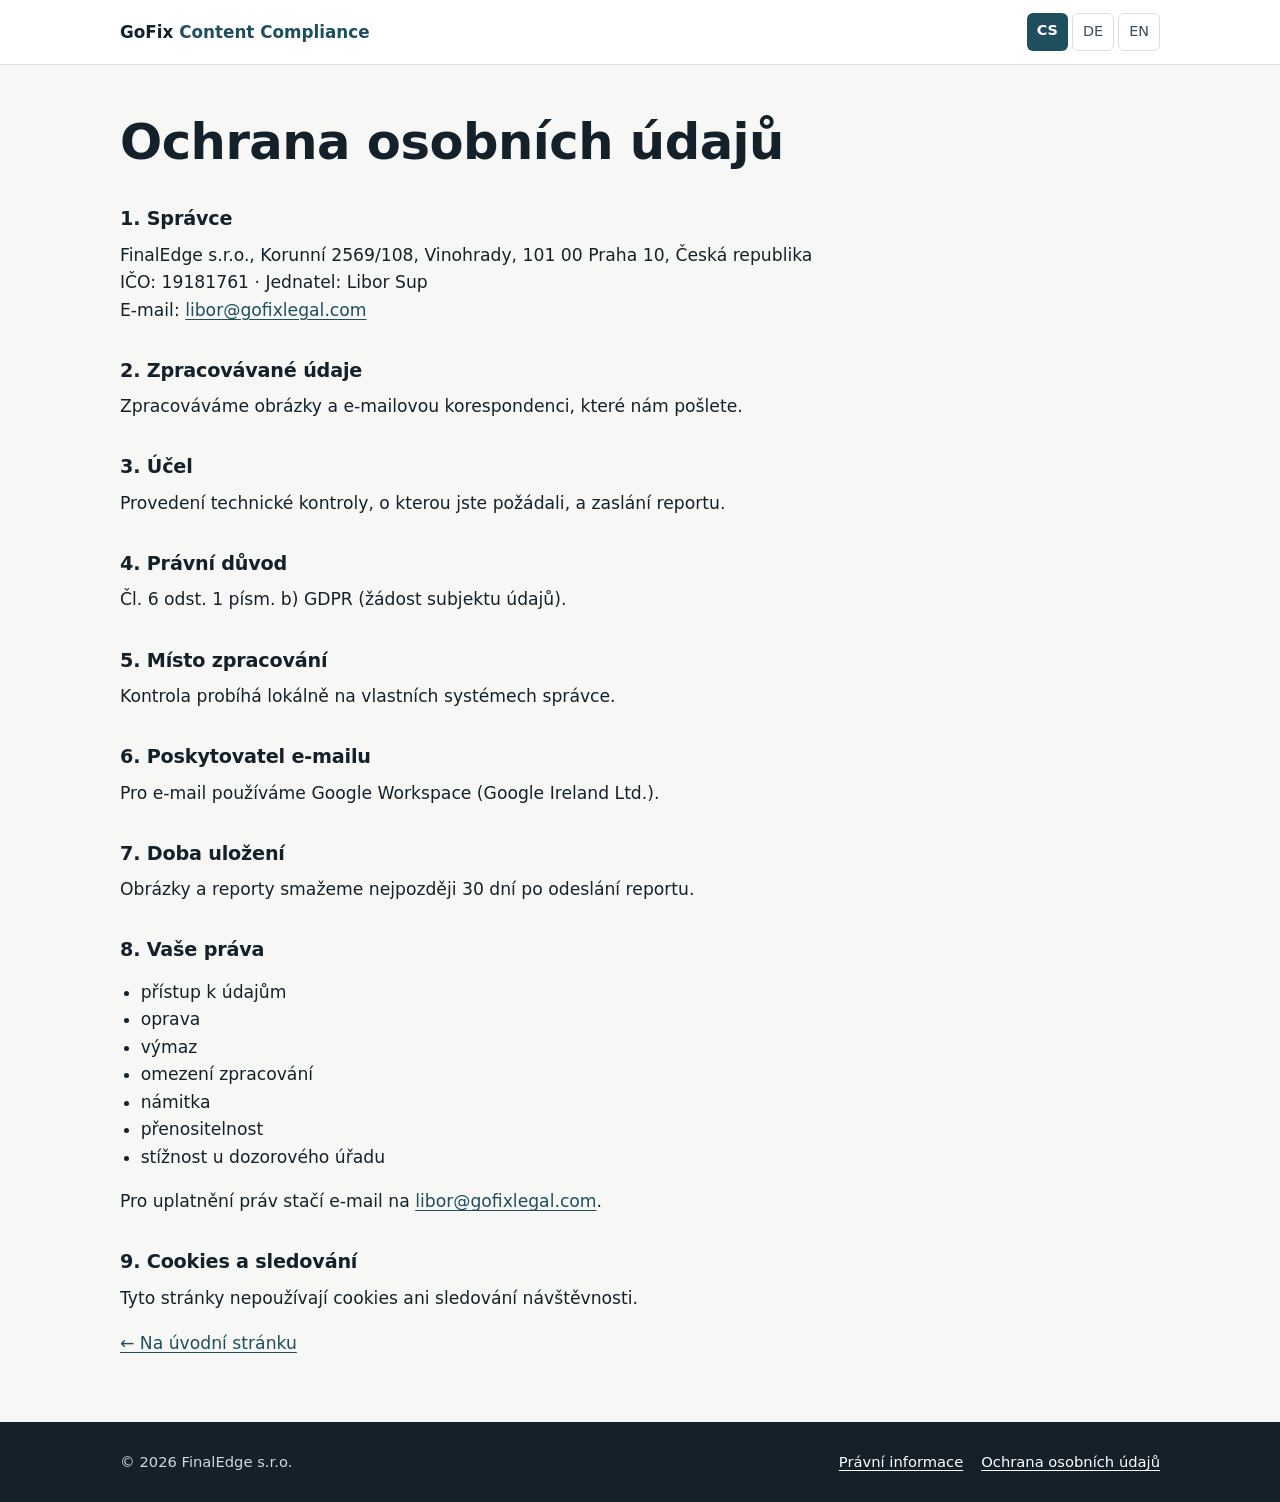
<file: cs/datenschutz.html>
<!doctype html>
<html lang="cs">
<head>
<meta charset="utf-8">
<meta name="viewport" content="width=device-width, initial-scale=1">
<title>Ochrana osobních údajů – GoFix Content Compliance</title>
<link rel="alternate" hreflang="de" href="https://gofixlegal.com/datenschutz.html">
<link rel="alternate" hreflang="en" href="https://gofixlegal.com/en/privacy.html">
<link rel="alternate" hreflang="cs" href="https://gofixlegal.com/cs/datenschutz.html">
<link rel="stylesheet" href="/assets/styles.css">
</head>
<body>
<header class="site-header">
  <div class="wrap">
    <a class="logo" href="/cs/">GoFix <span>Content Compliance</span></a>
    <nav class="lang" aria-label="Jazyk"><strong aria-current="true">CS</strong><a href="/datenschutz.html" hreflang="de" lang="de">DE</a><a href="/en/privacy.html" hreflang="en" lang="en">EN</a></nav>
  </div>
</header>
<main class="legal">
  <div class="wrap">
    <h1>Ochrana osobních údajů</h1>

    <h2>1. Správce</h2>
    <p>FinalEdge s.r.o., Korunní 2569/108, Vinohrady, 101 00 Praha 10, Česká republika<br>
    IČO: 19181761 · Jednatel: Libor Sup<br>
    E-mail: <a href="mailto:libor@gofixlegal.com">libor@gofixlegal.com</a></p>

    <h2>2. Zpracovávané údaje</h2>
    <p>Zpracováváme obrázky a e-mailovou korespondenci, které nám pošlete.</p>

    <h2>3. Účel</h2>
    <p>Provedení technické kontroly, o kterou jste požádali, a zaslání reportu.</p>

    <h2>4. Právní důvod</h2>
    <p>Čl. 6 odst. 1 písm. b) GDPR (žádost subjektu údajů).</p>

    <h2>5. Místo zpracování</h2>
    <p>Kontrola probíhá lokálně na vlastních systémech správce.</p>

    <h2>6. Poskytovatel e-mailu</h2>
    <p>Pro e-mail používáme Google Workspace (Google Ireland Ltd.).</p>

    <h2>7. Doba uložení</h2>
    <p>Obrázky a reporty smažeme nejpozději 30 dní po odeslání reportu.</p>

    <h2>8. Vaše práva</h2>
    <ul>
      <li>přístup k údajům</li>
      <li>oprava</li>
      <li>výmaz</li>
      <li>omezení zpracování</li>
      <li>námitka</li>
      <li>přenositelnost</li>
      <li>stížnost u dozorového úřadu</li>
    </ul>
    <p>Pro uplatnění práv stačí e-mail na <a href="mailto:libor@gofixlegal.com">libor@gofixlegal.com</a>.</p>

    <h2>9. Cookies a sledování</h2>
    <p>Tyto stránky nepoužívají cookies ani sledování návštěvnosti.</p>

    <p><a href="/cs/">← Na úvodní stránku</a></p>
  </div>
</main>
<footer class="site-footer">
  <div class="wrap">
    <span>© 2026 FinalEdge s.r.o.</span>
    <nav aria-label="Právní"><a href="/cs/impressum.html">Právní informace</a><a href="/cs/datenschutz.html" aria-current="page">Ochrana osobních údajů</a></nav>
  </div>
</footer>
</body>
</html>
</file>
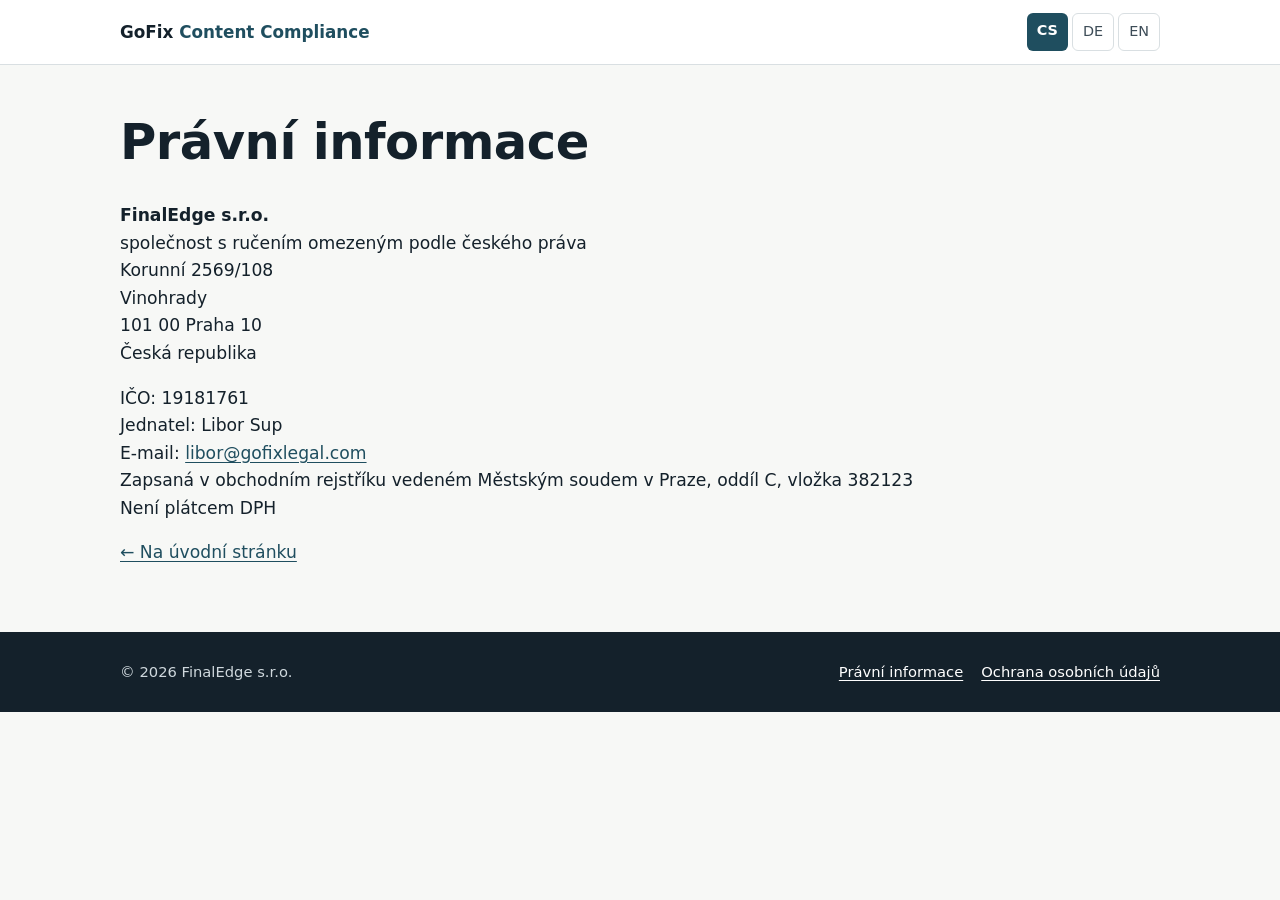
<file: cs/impressum.html>
<!doctype html>
<html lang="cs">
<head>
<meta charset="utf-8">
<meta name="viewport" content="width=device-width, initial-scale=1">
<title>Právní informace – GoFix Content Compliance</title>
<link rel="alternate" hreflang="de" href="https://gofixlegal.com/impressum.html">
<link rel="alternate" hreflang="en" href="https://gofixlegal.com/en/legal-notice.html">
<link rel="alternate" hreflang="cs" href="https://gofixlegal.com/cs/impressum.html">
<link rel="stylesheet" href="/assets/styles.css">
</head>
<body>
<header class="site-header">
  <div class="wrap">
    <a class="logo" href="/cs/">GoFix <span>Content Compliance</span></a>
    <nav class="lang" aria-label="Jazyk"><strong aria-current="true">CS</strong><a href="/impressum.html" hreflang="de" lang="de">DE</a><a href="/en/legal-notice.html" hreflang="en" lang="en">EN</a></nav>
  </div>
</header>
<main class="legal">
  <div class="wrap">
    <h1>Právní informace</h1>
    <p><strong>FinalEdge s.r.o.</strong><br>společnost s ručením omezeným podle českého práva<br>Korunní 2569/108<br>Vinohrady<br>101 00 Praha 10<br>Česká republika</p>
    <p>IČO: 19181761<br>
    Jednatel: Libor Sup<br>
    E-mail: <a href="mailto:libor@gofixlegal.com">libor@gofixlegal.com</a><br>
    Zapsaná v obchodním rejstříku vedeném Městským soudem v Praze, oddíl C, vložka 382123<br>
    Není plátcem DPH</p>
    <p><a href="/cs/">← Na úvodní stránku</a></p>
  </div>
</main>
<footer class="site-footer">
  <div class="wrap">
    <span>© 2026 FinalEdge s.r.o.</span>
    <nav aria-label="Právní"><a href="/cs/impressum.html" aria-current="page">Právní informace</a><a href="/cs/datenschutz.html">Ochrana osobních údajů</a></nav>
  </div>
</footer>
</body>
</html>
</file>
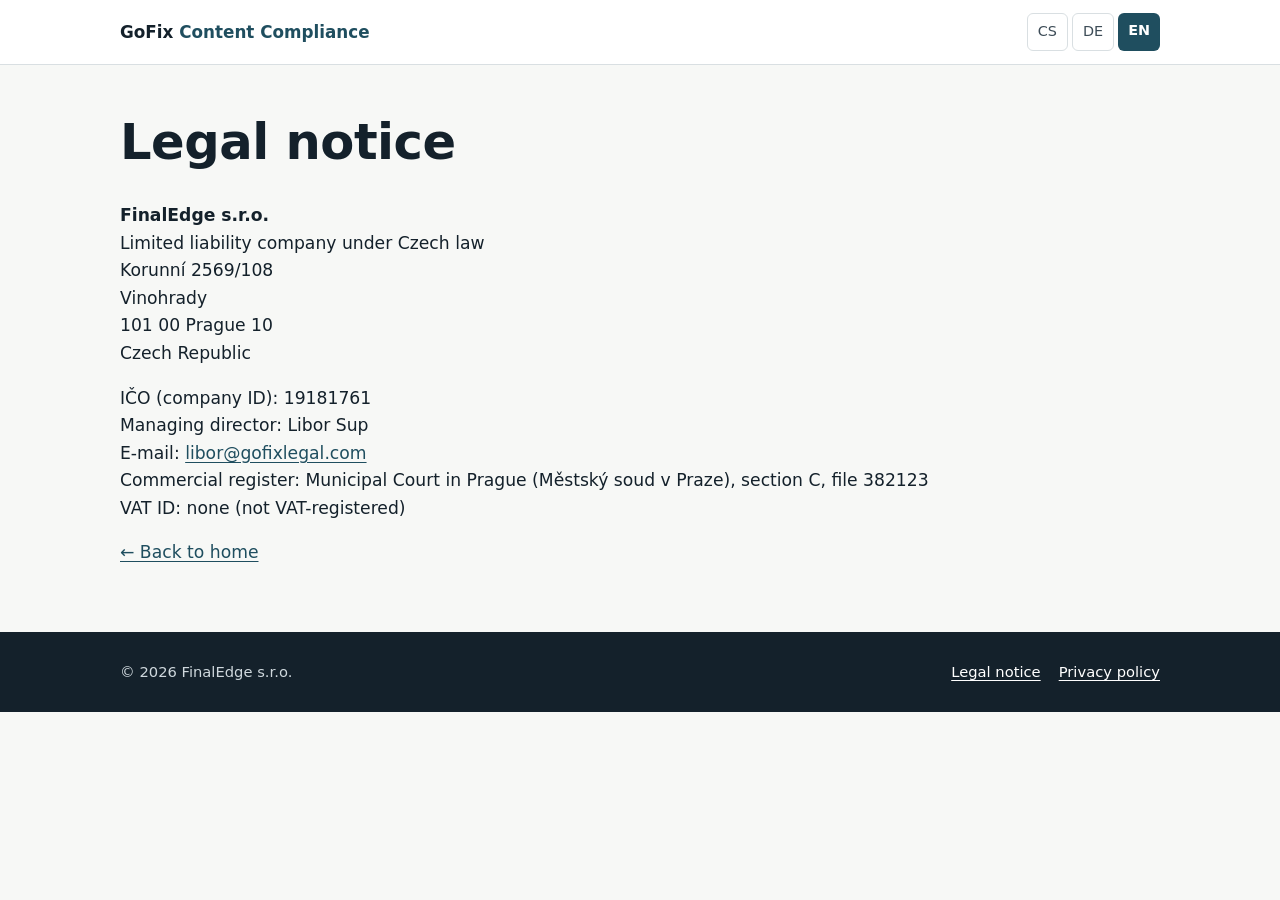
<file: en/legal-notice.html>
<!doctype html>
<html lang="en">
<head>
<meta charset="utf-8">
<meta name="viewport" content="width=device-width, initial-scale=1">
<title>Legal notice – GoFix Content Compliance</title>
<link rel="alternate" hreflang="de" href="https://gofixlegal.com/impressum.html">
<link rel="alternate" hreflang="en" href="https://gofixlegal.com/en/legal-notice.html">
<link rel="alternate" hreflang="cs" href="https://gofixlegal.com/cs/impressum.html">
<link rel="stylesheet" href="/assets/styles.css">
</head>
<body>
<header class="site-header">
  <div class="wrap">
    <a class="logo" href="/en/">GoFix <span>Content Compliance</span></a>
    <nav class="lang" aria-label="Language"><a href="/cs/impressum.html" hreflang="cs" lang="cs">CS</a><a href="/impressum.html" hreflang="de" lang="de">DE</a><strong aria-current="true">EN</strong></nav>
  </div>
</header>
<main class="legal">
  <div class="wrap">
    <h1>Legal notice</h1>
    <p><strong>FinalEdge s.r.o.</strong><br>Limited liability company under Czech law<br>Korunní 2569/108<br>Vinohrady<br>101 00 Prague 10<br>Czech Republic</p>
    <p>IČO (company ID): 19181761<br>
    Managing director: Libor Sup<br>
    E-mail: <a href="mailto:libor@gofixlegal.com">libor@gofixlegal.com</a><br>
    Commercial register: Municipal Court in Prague (Městský soud v Praze), section C, file 382123<br>
    VAT ID: none (not VAT-registered)</p>
    <p><a href="/en/">← Back to home</a></p>
  </div>
</main>
<footer class="site-footer">
  <div class="wrap">
    <span>© 2026 FinalEdge s.r.o.</span>
    <nav aria-label="Legal"><a href="/en/legal-notice.html" aria-current="page">Legal notice</a><a href="/en/privacy.html">Privacy policy</a></nav>
  </div>
</footer>
</body>
</html>
</file>
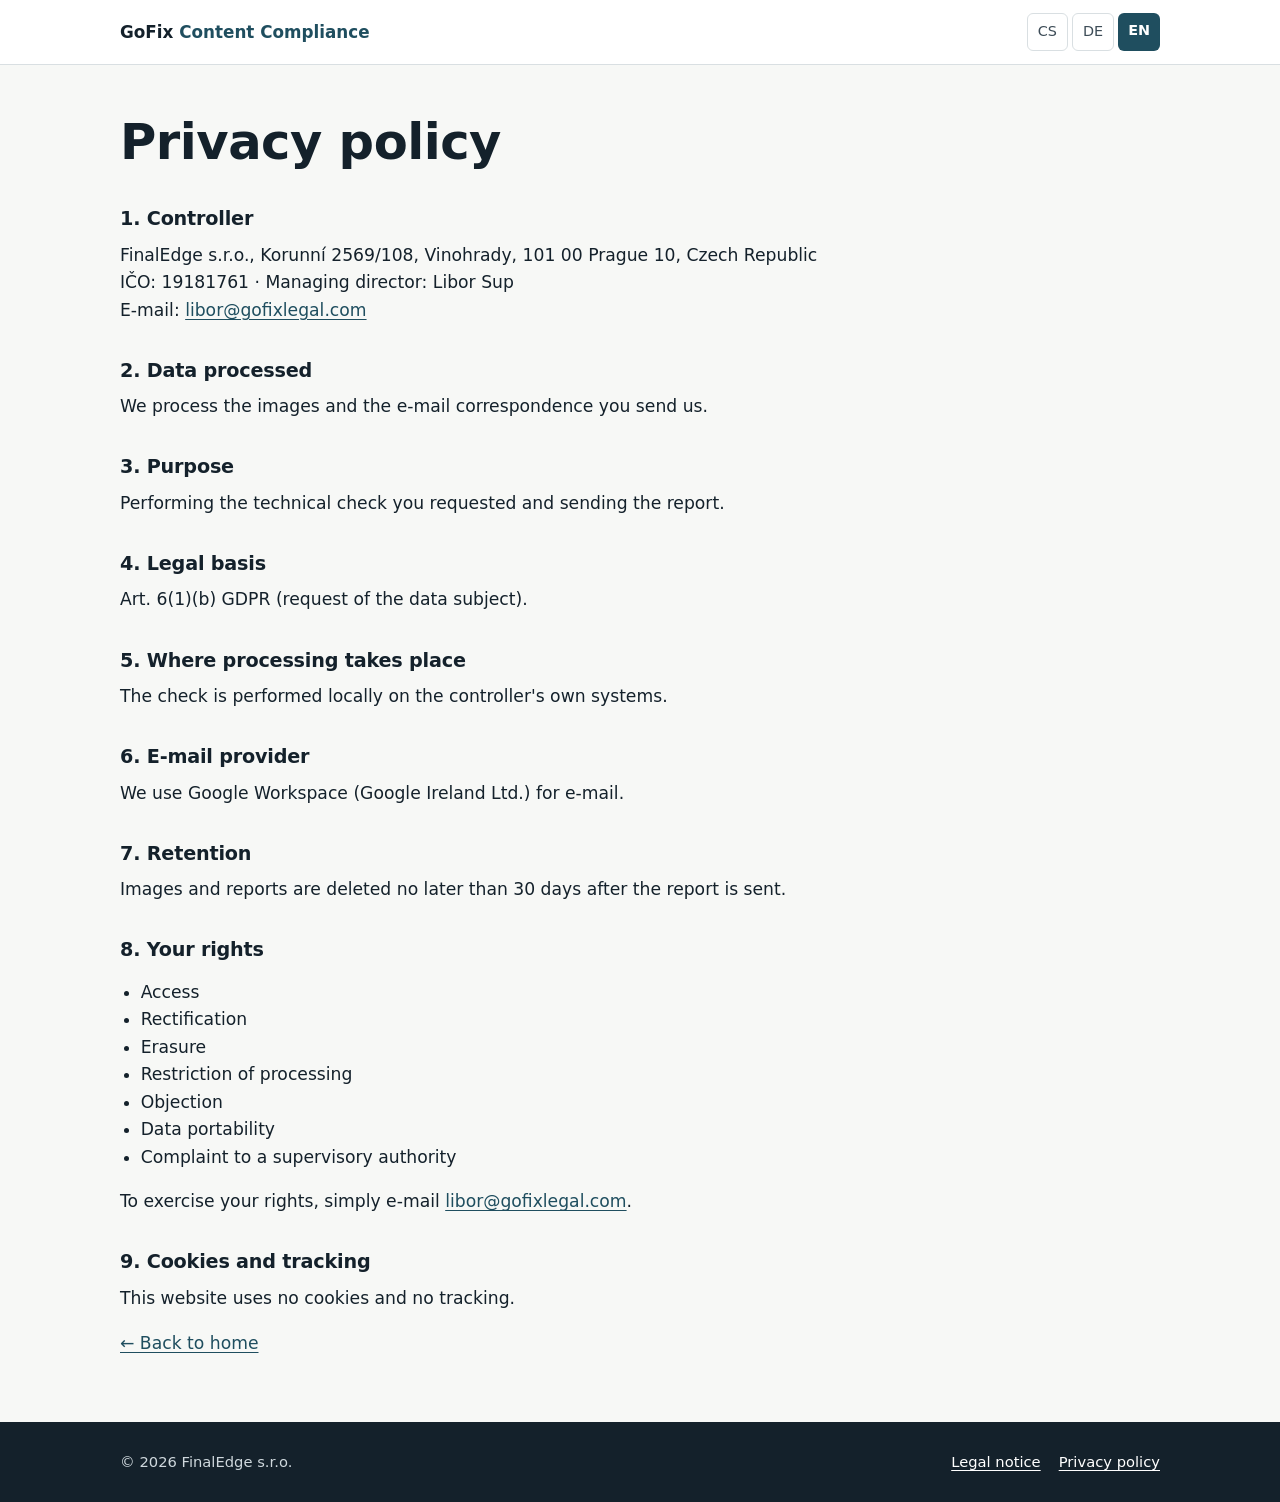
<file: en/privacy.html>
<!doctype html>
<html lang="en">
<head>
<meta charset="utf-8">
<meta name="viewport" content="width=device-width, initial-scale=1">
<title>Privacy policy – GoFix Content Compliance</title>
<link rel="alternate" hreflang="de" href="https://gofixlegal.com/datenschutz.html">
<link rel="alternate" hreflang="en" href="https://gofixlegal.com/en/privacy.html">
<link rel="alternate" hreflang="cs" href="https://gofixlegal.com/cs/datenschutz.html">
<link rel="stylesheet" href="/assets/styles.css">
</head>
<body>
<header class="site-header">
  <div class="wrap">
    <a class="logo" href="/en/">GoFix <span>Content Compliance</span></a>
    <nav class="lang" aria-label="Language"><a href="/cs/datenschutz.html" hreflang="cs" lang="cs">CS</a><a href="/datenschutz.html" hreflang="de" lang="de">DE</a><strong aria-current="true">EN</strong></nav>
  </div>
</header>
<main class="legal">
  <div class="wrap">
    <h1>Privacy policy</h1>

    <h2>1. Controller</h2>
    <p>FinalEdge s.r.o., Korunní 2569/108, Vinohrady, 101 00 Prague 10, Czech Republic<br>
    IČO: 19181761 · Managing director: Libor Sup<br>
    E-mail: <a href="mailto:libor@gofixlegal.com">libor@gofixlegal.com</a></p>

    <h2>2. Data processed</h2>
    <p>We process the images and the e-mail correspondence you send us.</p>

    <h2>3. Purpose</h2>
    <p>Performing the technical check you requested and sending the report.</p>

    <h2>4. Legal basis</h2>
    <p>Art. 6(1)(b) GDPR (request of the data subject).</p>

    <h2>5. Where processing takes place</h2>
    <p>The check is performed locally on the controller's own systems.</p>

    <h2>6. E-mail provider</h2>
    <p>We use Google Workspace (Google Ireland Ltd.) for e-mail.</p>

    <h2>7. Retention</h2>
    <p>Images and reports are deleted no later than 30 days after the report is sent.</p>

    <h2>8. Your rights</h2>
    <ul>
      <li>Access</li>
      <li>Rectification</li>
      <li>Erasure</li>
      <li>Restriction of processing</li>
      <li>Objection</li>
      <li>Data portability</li>
      <li>Complaint to a supervisory authority</li>
    </ul>
    <p>To exercise your rights, simply e-mail <a href="mailto:libor@gofixlegal.com">libor@gofixlegal.com</a>.</p>

    <h2>9. Cookies and tracking</h2>
    <p>This website uses no cookies and no tracking.</p>

    <p><a href="/en/">← Back to home</a></p>
  </div>
</main>
<footer class="site-footer">
  <div class="wrap">
    <span>© 2026 FinalEdge s.r.o.</span>
    <nav aria-label="Legal"><a href="/en/legal-notice.html">Legal notice</a><a href="/en/privacy.html" aria-current="page">Privacy policy</a></nav>
  </div>
</footer>
</body>
</html>
</file>
<file: assets/styles.css>
:root {
  --ink: #14212b;
  --ink-2: #3d4c57;
  --muted: #5f6d78;
  --bg: #f7f8f6;
  --surface: #ffffff;
  --line: #d9dfe2;
  --brand: #1f4e5f;
  --brand-ink: #ffffff;
  --accent: #2f7d5b;
  --warn-bg: #fff6e0;
  --warn-line: #d9a431;
  --radius: 10px;
  --max: 1080px;
  --font: system-ui, -apple-system, "Segoe UI", Roboto, "Helvetica Neue", Arial, sans-serif;
}

* { box-sizing: border-box; }
html { -webkit-text-size-adjust: 100%; }
body {
  margin: 0;
  font-family: var(--font);
  font-size: 1.0625rem;
  line-height: 1.6;
  color: var(--ink);
  background: var(--bg);
}
a { color: var(--brand); text-underline-offset: 3px; }
a:focus-visible, .btn:focus-visible { outline: 3px solid var(--accent); outline-offset: 3px; }
h1, h2, h3 { line-height: 1.2; letter-spacing: -0.01em; margin: 0 0 0.6em; }
h1 { font-size: clamp(1.9rem, 5.2vw, 3.1rem); }
h2 { font-size: clamp(1.4rem, 3.4vw, 1.9rem); }
h3 { font-size: 1.1rem; }
p { margin: 0 0 1em; }

.wrap { width: 100%; max-width: var(--max); margin: 0 auto; padding: 0 20px; }
.skip {
  position: absolute;
  width: 1px;
  height: 1px;
  padding: 0;
  margin: -1px;
  overflow: hidden;
  clip: rect(0, 0, 0, 0);
  white-space: nowrap;
  border: 0;
}
.skip:focus {
  left: 12px;
  top: 12px;
  width: auto;
  height: auto;
  margin: 0;
  overflow: visible;
  clip: auto;
  background: var(--surface);
  padding: 8px 12px;
  z-index: 10;
}

/* Header */
.site-header { background: var(--surface); border-bottom: 1px solid var(--line); }
.site-header .wrap { display: flex; align-items: center; justify-content: space-between; gap: 16px; min-height: 64px; }
.logo { font-weight: 700; color: var(--ink); text-decoration: none; font-size: 1.05rem; }
.logo span { color: var(--brand); }
.lang { display: flex; gap: 4px; font-size: 0.9rem; }
.lang a, .lang strong { padding: 6px 10px; border-radius: 6px; text-decoration: none; }
.lang strong { background: var(--brand); color: var(--brand-ink); }
.lang a { color: var(--ink-2); border: 1px solid var(--line); }

/* Disclaimer bar */
.disclaimer {
  background: var(--warn-bg);
  border-bottom: 1px solid var(--warn-line);
  font-weight: 600;
  font-size: 0.95rem;
  text-align: center;
  padding: 10px 20px;
}

/* Sections */
section { padding: 56px 0; border-bottom: 1px solid var(--line); }
section:last-of-type { border-bottom: 0; }
.eyebrow { text-transform: uppercase; letter-spacing: 0.08em; font-size: 0.78rem; font-weight: 700; color: var(--accent); margin-bottom: 10px; }
.lead { font-size: 1.2rem; color: var(--ink-2); max-width: 44rem; }

.hero { padding: 64px 0 56px; background: var(--surface); }
.btn {
  display: inline-block;
  background: var(--brand);
  color: var(--brand-ink);
  text-decoration: none;
  font-weight: 700;
  padding: 14px 22px;
  border-radius: var(--radius);
  margin-top: 8px;
}
.btn:hover { background: #173d4b; }
.cta-mail { margin: 12px 0 0; font-size: 0.95rem; }
.cta-mail a { color: var(--brand); }
.hero-note { color: var(--muted); font-size: 0.92rem; margin-top: 14px; }

.facts { list-style: none; padding: 0; margin: 0; display: grid; gap: 12px; }
.facts li { background: var(--surface); border: 1px solid var(--line); border-radius: var(--radius); padding: 16px 18px; }
.facts time { font-weight: 700; }
.facts-note { color: var(--muted); font-size: 0.92rem; margin-top: 14px; }

.checks { list-style: none; padding: 0; margin: 0 0 20px; display: grid; gap: 12px; }
.checks li { background: var(--surface); border: 1px solid var(--line); border-radius: var(--radius); padding: 16px 18px; }
.checks li strong { display: block; margin-bottom: 2px; }
.output { background: var(--surface); border-left: 0; border: 1px solid var(--line); border-radius: var(--radius); padding: 16px 18px; }

.steps { list-style: none; counter-reset: s; padding: 0; margin: 0; display: grid; gap: 12px; }
.steps li { counter-increment: s; background: var(--surface); border: 1px solid var(--line); border-radius: var(--radius); padding: 16px 18px 16px 64px; position: relative; }
.steps li::before {
  content: counter(s);
  position: absolute; left: 18px; top: 16px;
  width: 30px; height: 30px; border-radius: 50%;
  background: var(--accent); color: #fff; font-weight: 700;
  display: grid; place-items: center; font-size: 0.95rem;
}

.pilot { background: var(--surface); border: 2px solid var(--accent); border-radius: var(--radius); padding: 22px; font-size: 1.1rem; }
.legal-box { border: 2px solid var(--warn-line); background: var(--warn-bg); border-radius: var(--radius); padding: 18px 20px; font-weight: 700; font-size: 1.1rem; }

.contact dl { display: grid; grid-template-columns: max-content 1fr; gap: 6px 18px; margin: 0 0 20px; }
.contact dt { color: var(--muted); }
.contact dd { margin: 0; }

/* Legal pages */
.legal { padding: 48px 0; }
.legal h2 { font-size: 1.2rem; margin-top: 1.8em; }
.legal ul { padding-left: 1.2em; }
.placeholder { background: var(--warn-bg); border: 1px dashed var(--warn-line); padding: 1px 6px; border-radius: 4px; font-weight: 600; }

/* Footer */
.site-footer { background: var(--ink); color: #cfd8dd; padding: 28px 0; font-size: 0.92rem; }
.site-footer .wrap { display: flex; flex-wrap: wrap; justify-content: space-between; gap: 12px; }
.site-footer a { color: #ffffff; }
.site-footer nav { display: flex; gap: 18px; flex-wrap: wrap; }
.security-contact { flex: 1 0 100%; margin: 0; }

@media (min-width: 760px) {
  body { font-size: 1.075rem; }
  .facts, .checks { grid-template-columns: repeat(2, 1fr); }
  .steps { grid-template-columns: repeat(3, 1fr); }
  section { padding: 72px 0; }
  .hero { padding: 96px 0 80px; }
}
</file>
